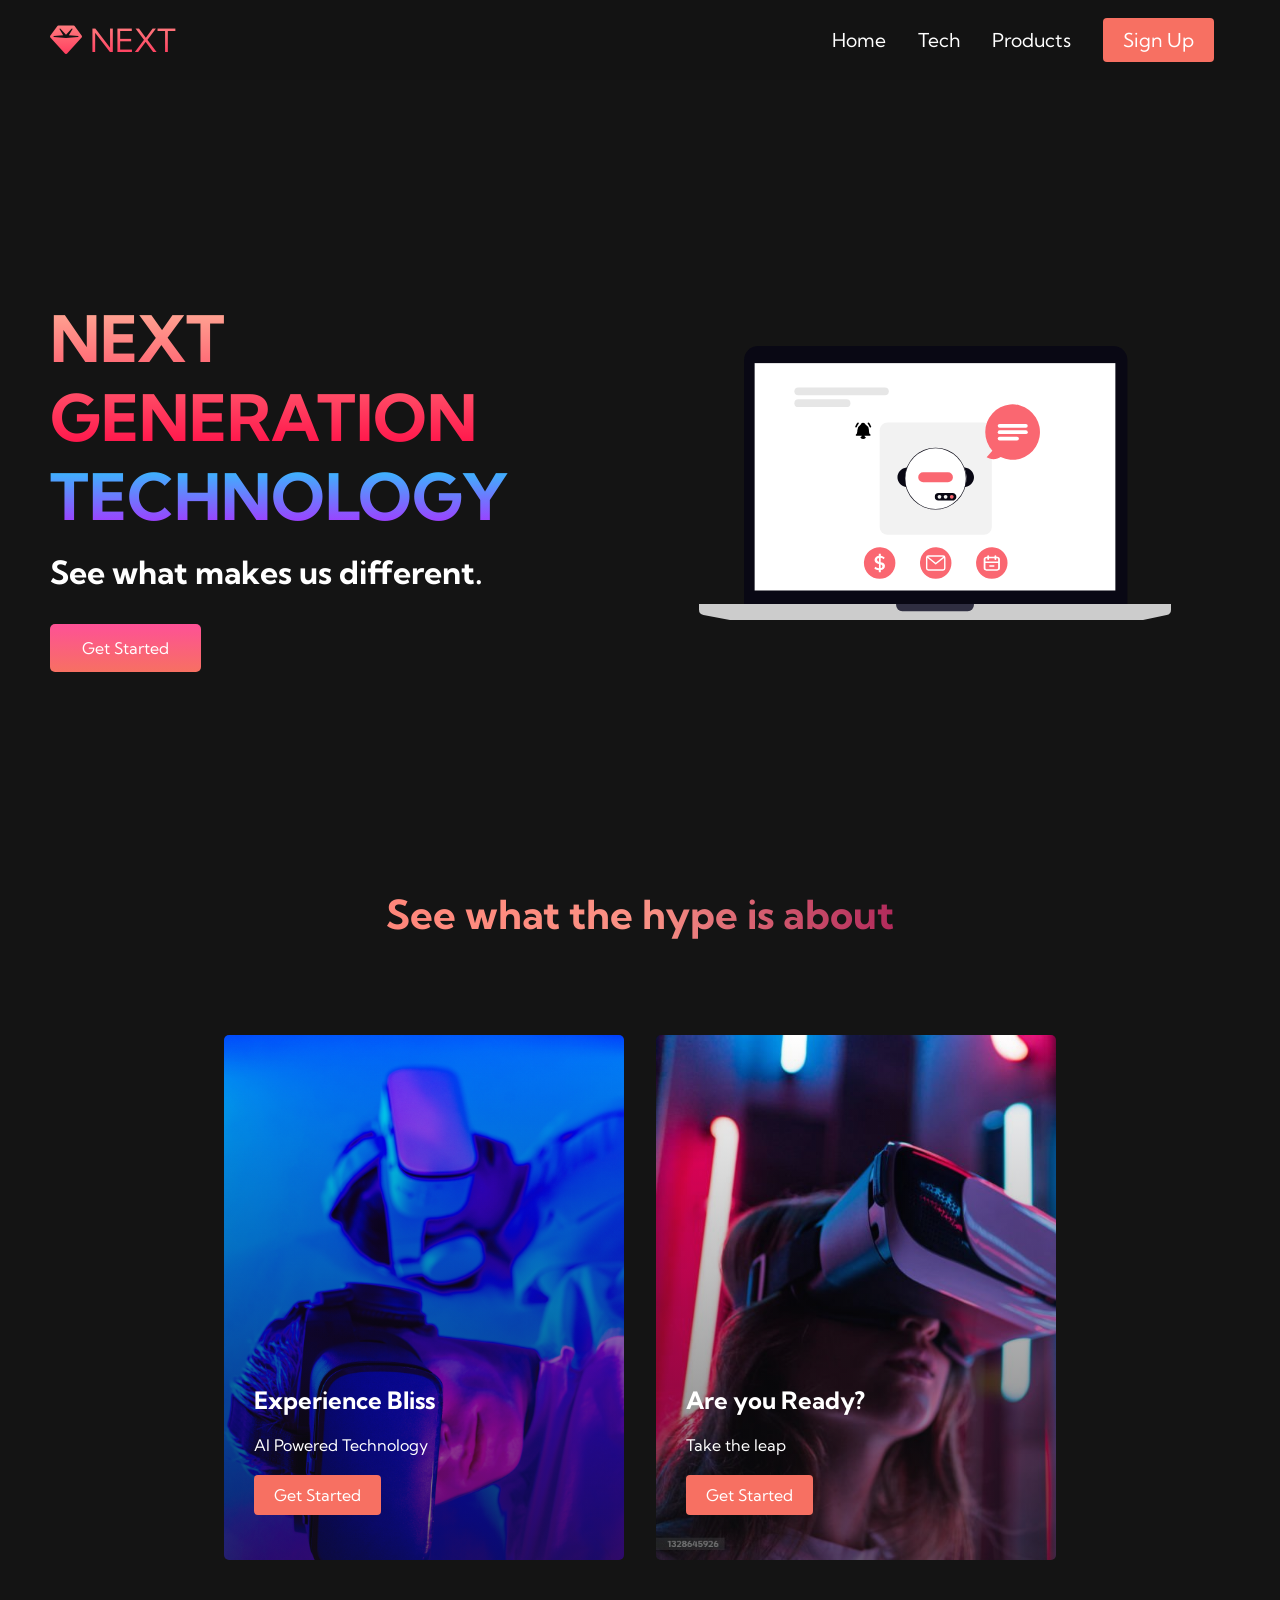
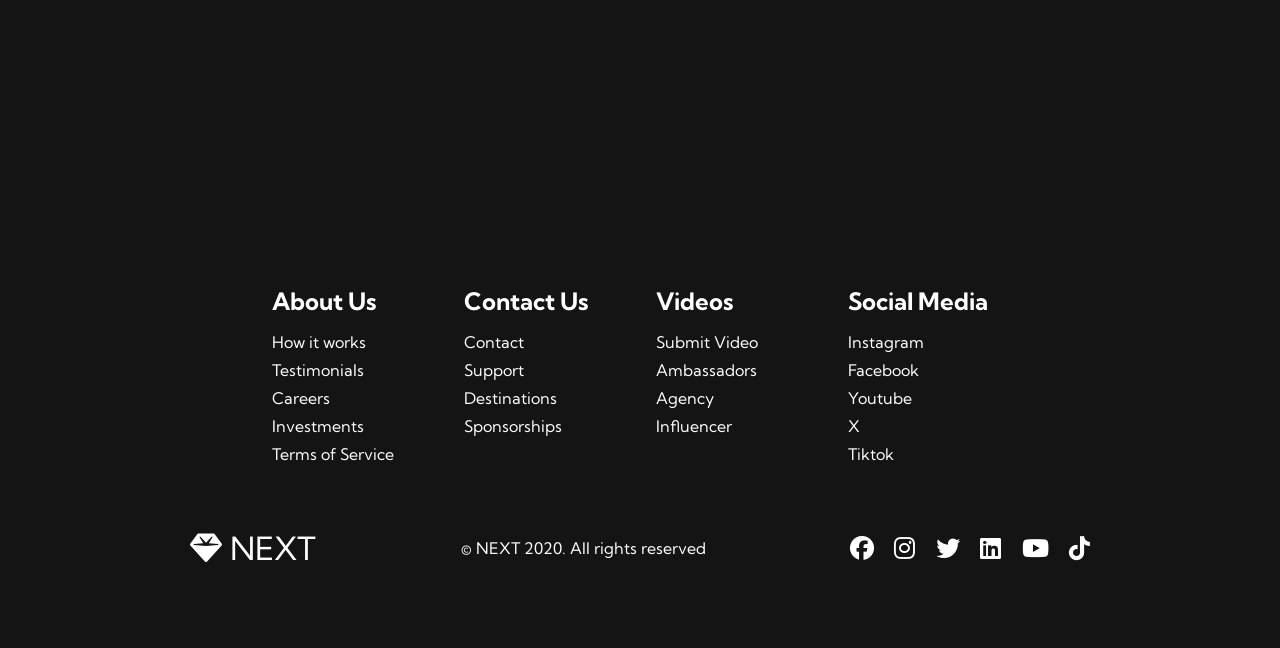
<file: index.html>
<!DOCTYPE html>
<html lang="en">
<head>
    <meta charset="UTF-8">
    <meta name="viewport" content="width=device-width, initial-scale=1.0">
    <title>Next-Tech</title>
    <link rel="stylesheet" href="./style.css">
    <link rel="stylesheet" href="https://cdnjs.cloudflare.com/ajax/libs/font-awesome/6.5.2/css/all.min.css">
    <link rel="preconnect" href="https://fonts.googleapis.com">
<link rel="preconnect" href="https://fonts.gstatic.com" crossorigin>
<link href="https://fonts.googleapis.com/css2?family=Bitcount+Ink:slnt,wght,YPN2@-2,100..900,-21&family=Black+Ops+One&family=Isometra&family=Kumbh+Sans:wght,YOPQ@100..900,300&family=Ruda:wght@400..900&display=swap" rel="stylesheet">
</head>
<body>
    <!-- Navbar section -->
    <nav class="navbar">
        <div class="navbar-container">
            <a href="#" id="navbar-logo"><i class="fas fa-gem"></i>NEXT</a>
            <div class="navbar-toggle" id="mobileMenu">
                <span class="bar"></span>
                <span class="bar"></span>
                <span class="bar"></span>
            </div>
            <ul class="navbar-menu">
                <li class="navbar-item">
                    <a href="#" class="navbar-links">Home</a>
                </li>
                <li class="navbar-item">
                    <a href="/tech.html" class="navbar-links">Tech</a>
                </li>
                <li class="navbar-item">
                    <a href="#" class="navbar-links">Products</a>
                </li>
                <li class="navbar-btn">
                    <a href="#" class="btn">Sign Up</a>
                </li>
            </ul>
        </div>
    </nav>

    <!-- Hero section -->
    <div class="main">
        <div class="main-container">
            <div class="main-content">
                <h1>NEXT GENERATION</h1>
                <h2>TECHNOLOGY</h2>
                <p>See what makes us different.</p>
                <button class="main-btn"><a href="#">Get Started</a></button>
            </div>
            <div class="main-img-container">
                <img src="images/pic1.svg" alt="pic" id="mainImg">
            </div>
        </div>
    </div>

    <!-- Services section -->
     <div class="services">
        <h1>See what the hype is about</h1>
        <div class="services-container">
            <div class="services-card">
                <h2>Experience Bliss</h2>
                <p>AI Powered Technology</p>
                <button>Get Started</button>
            </div>
            <div class="services-card">
                <h2>Are you Ready?</h2>
                <p>Take the leap</p>
                <button>Get Started</button>
            </div>
        </div>
     </div>

     <!-- Footer Section -->
     <div class="footer-container">
        <div class="footer-links">
            <div class="footer-link-wrapper">
                <div class="footer-link-items">
                    <h2>About Us</h2>
                    <a href="#">How it works</a>
                    <a href="#">Testimonials</a>
                    <a href="#">Careers</a>
                    <a href="#">Investments</a>
                    <a href="#">Terms of Service</a>
                </div>
                <div class="footer-link-items">
                    <h2>Contact Us</h2>
                    <a href="#">Contact</a>
                    <a href="#">Support</a>
                    <a href="#">Destinations</a>
                    <a href="#">Sponsorships</a>
                </div>
            </div>
            <div class="footer-link-wrapper">
                <div class="footer-link-items">
                    <h2>Videos</h2>
                    <a href="#">Submit Video</a>
                    <a href="#">Ambassadors</a>
                    <a href="#">Agency</a>
                    <a href="#">Influencer</a>
                </div>
                <div class="footer-link-items">
                    <h2>Social Media</h2>
                    <a href="#">Instagram</a>
                    <a href="#">Facebook</a>
                    <a href="#">Youtube</a>
                    <a href="#">X</a>
                    <a href="#">Tiktok</a>
                </div>
            </div>
        </div>
        <div class="social-media">
            <div class="social-media-wrap">
                <div class="footer-logo">
                    <a href="#" id="footerLogo"><i class="fas fa-gem"></i>NEXT</a>
                </div>
                <p class="website-rights">&copy; NEXT 2020. All rights reserved</p>
                <div class="social-icons">
                    <a href="#" class="social-icon-link" target="_blank"><i class="fab fa-facebook"></i></a>
                    <a href="#" class="social-icon-link" target="_blank"><i class="fab fa-instagram"></i></a>
                    <a href="#" class="social-icon-link" target="_blank"><i class="fab fa-twitter"></i></a>
                    <a href="#" class="social-icon-link" target="_blank"><i class="fab fa-linkedin"></i></a>
                    <a href="#" class="social-icon-link" target="_blank"><i class="fab fa-youtube"></i></a>
                    <a href="#" class="social-icon-link" target="_blank"><i class="fab fa-tiktok"></i></a>
                </div>
            </div>
        </div>
     </div>
    <script src="./main.js"></script>
</body>
</html>
</file>
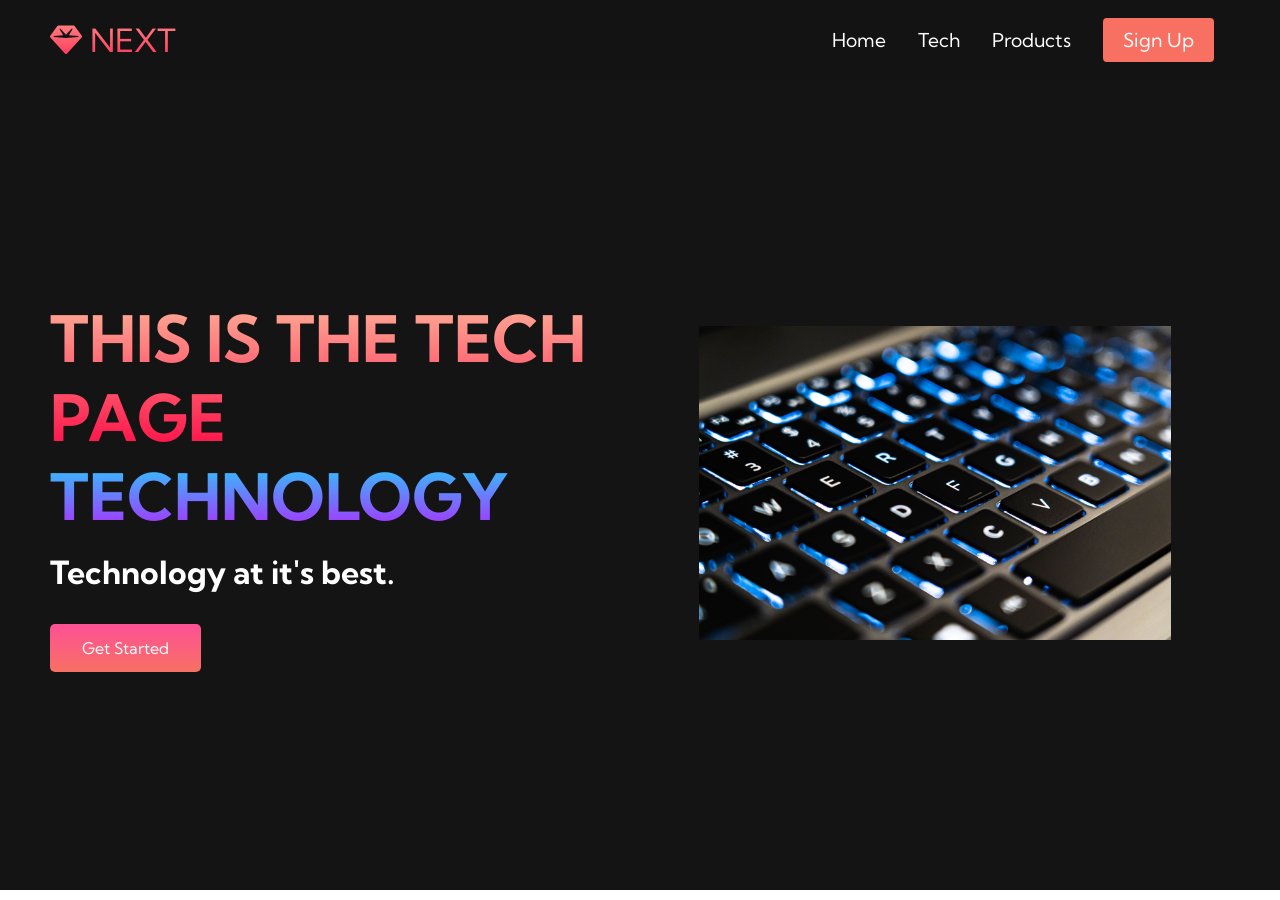
<file: tech.html>
<!DOCTYPE html>
<html lang="en">
<head>
    <meta charset="UTF-8">
    <meta name="viewport" content="width=device-width, initial-scale=1.0">
    <title>Peesonal project 1</title>
    <link rel="stylesheet" href="./style.css">
    <link rel="stylesheet" href="https://cdnjs.cloudflare.com/ajax/libs/font-awesome/6.5.2/css/all.min.css">
    <link rel="preconnect" href="https://fonts.googleapis.com">
<link rel="preconnect" href="https://fonts.gstatic.com" crossorigin>
<link href="https://fonts.googleapis.com/css2?family=Bitcount+Ink:slnt,wght,YPN2@-2,100..900,-21&family=Black+Ops+One&family=Isometra&family=Kumbh+Sans:wght,YOPQ@100..900,300&family=Ruda:wght@400..900&display=swap" rel="stylesheet">
</head>
<body>
    <!-- Navbar section -->
    <nav class="navbar">
        <div class="navbar-container">
            <a href="#" id="navbar-logo"><i class="fas fa-gem"></i>NEXT</a>
            <div class="navbar-toggle" id="mobileMenu">
                <span class="bar"></span>
                <span class="bar"></span>
                <span class="bar"></span>
            </div>
            <ul class="navbar-menu">
                <li class="navbar-item">
                    <a href="/index.html" class="navbar-links">Home</a>
                </li>
                <li class="navbar-item">
                    <a href="/tech.html" class="navbar-links">Tech</a>
                </li>
                <li class="navbar-item">
                    <a href="#" class="navbar-links">Products</a>
                </li>
                <li class="navbar-btn">
                    <a href="#" class="btn">Sign Up</a>
                </li>
            </ul>
        </div>
    </nav>

    <!-- Hero section -->
    <div class="main">
        <div class="main-container">
            <div class="main-content">
                <h1>THIS IS THE TECH PAGE</h1>
                <h2>TECHNOLOGY</h2>
                <p>Technology at it's best.</p>
                <button class="main-btn"><a href="#">Get Started</a></button>
            </div>
            <div class="main-img-container">
                <img src="images/keyboard.jpg" alt="pic" id="mainImg">
            </div>
        </div>
    </div>
    <script src="./main.js"></script>
</body>
</html>
</file>
<file: style.css>
* {
    box-sizing: border-box;
    margin: 0;
    padding: 0;
    font-family: 'Kumbh Sans', sans-serif;
}

.navbar {
    background: #131313;
    height: 80px;
    display: flex;
    justify-content: center;
    align-items: center;
    font-size: 1.2rem;
    position: sticky;
    top: 0;
    z-index: 999;
}

.navbar-container {
    display: flex;
    justify-content: space-between;
    height: 80px;
    z-index: 1;
    width: 100%;
    max-width: 1300px;
    margin: 0 auto;
    padding: 0 50px;
}

#navbar-logo {
    background-color: #ff8177;
    background-image: linear-gradient(to top, #ff0844 0%, #ffb199 100%);
    background-size: 100%;
    -webkit-background-clip: text;
    -moz-background-clip: text;
    -webkit-text-fill-color: transparent;
    -moz-text-fill-color: transparent;
    display: flex;
    align-items: center;
    cursor: pointer;
    text-decoration: none;
    font-size: 2rem;
}

.fa-gem {
    margin-right: 0.5rem;
}

.navbar-menu {
    display: flex;
    align-items: center;
    list-style: none;
    text-align: center;
}

.navbar-item {
    height: 80px;
}

.navbar-links{
    color: #fff;
    display: flex;
    align-items: center;
    justify-content: center;
    text-decoration: none;
    padding: 0 1rem;
    height: 100%;
}

.navbar-btn {
    display: flex;
    justify-content: center;
    align-items: center;
    padding: 0 1rem;
    width: 100%;
}

.btn {
    display: flex;
    justify-content: center;
    align-items: center;
    text-decoration: none;
    padding: 10px 20px;
    height: 100%;
    width: 100%;
    border: none;
    outline: none;
    border-radius: 4px;
    background: #f77062;
    color: #fff;
}

.btn:hover {
    background: #4837ff;
    transition: all 0.5s ease;
}

.navbar-links:hover {
    color: #f77062;
    transition: all 0.5s ease;
}

@media (max-width: 960px) {
    .navbar-container {
        display: flex;
        justify-content: space-between;
        height: 80px;
        z-index: 1;
        width: 100%;
        max-width: 1300px;
        padding: 0;
    }
    
    .navbar-menu {
        display: grid;
        grid-template-columns: auto;
        margin: 0;
        width: 100%;
        position: absolute;
        top: -1000px;
        opacity: 0;
        transition: all 0.1s ease;
        height: 50vh;
        z-index: -1;
        background: #131313;
    }

    .navbar-menu.active {
        background: #131313;
        top: 100%;
        opacity: 1;
        transition: all 0.5s ease;
        z-index: 99;
        height: 50vh;
        font-size: 1.6rem;
    }

    #navbar-logo {
        padding-left: 25px;
    }

    .navbar-toggle .bar {
        width: 25px;
        height: 3px;
        margin: 5px auto;
        transition: all 0.5s ease-in-out;
        background: #fff;
    }

    .navbar-item {
        width: 100%;
    }

    .navbar-links {
        text-align: center;
        padding: 2rem;
        width: 100%;
        display: table;
    }

    #mobileMenu {
        position: absolute;
        top: 20%;
        right: 5%;
        transform: translate(5%, 20%);
    }

    .navbar-btn {
        padding-bottom: 2rem;
    }

    .btn {
        display: flex;
        justify-content: center;
        align-items: center;
        width: 80%;
        height: 80px;
        margin: 0;
    }

    .navbar-toggle .bar {
        display: block;
        cursor: pointer;
    }

    #mobileMenu.is-active .bar:nth-child(2) {
        opacity: 0;
    }

    #mobileMenu.is-active .bar:nth-child(1) {
        transform: translateY(8px) rotate(45deg);
    }

    #mobileMenu.is-active .bar:nth-child(3) {
        transform: translateY(-8px) rotate(-45deg);
    }
}

/* Hero section css */
.main {
    background-color: #141414;
}

.main-container {
    display: grid;
    grid-template-columns: 1fr 1fr;
    align-items: center;
    justify-self: center;
    margin: 0 auto;
    height: 90vh;
    background-color: #141414;
    z-index: 1;
    width: 100%;
    max-width: 1300px;
    padding: 0 50px;
}

.main-content h1 {
    font-size: 4rem;
    background-color: #ff8177;
    background-image: linear-gradient(to top, #ff0844 0%, #ffb199 100%);
    background-size: 100%;
    -webkit-background-clip: text;
    -moz-background-clip: text;
    -webkit-text-fill-color: transparent;
    -moz-text-fill-color: transparent;
}

.main-content h2 {
    font-size: 4rem;
    background-color: #ff8177;
    background-image: linear-gradient(to top, #b721ff 0%, #21d4fd 100%);
    background-size: 100%;
    -webkit-background-clip: text;
    -moz-background-clip: text;
    -webkit-text-fill-color: transparent;
    -moz-text-fill-color: transparent;
}

.main-content p {
    margin-top: 1rem;
    font-size: 2rem;
    font-weight: 700;
    color: #fff;
}

.main-btn {
    font-size: 1rem;
    background-image: linear-gradient(to top, #f77062 0%, #fe5196 100%);
    padding: 14px 32px;
    border: none;
    border-radius: 5px;
    color: #fff;
    margin-top: 2rem;
    cursor: pointer;
    position: relative;
    transition: all 0.5s;
    outline: none;
}

.main-btn a {
    position: relative;
    z-index: 2;
    color: #fff;
    text-decoration: none;
}

.main-btn:after {
    position: absolute;
    content: '';
    top: 0;
    left: 0;
    width: 0;
    height: 100%;
    background: #4837ff;
    transition: all 0.5s;
    border-radius: 5px;
}

.main-btn:hover {
    color: #fff;
}

.main-btn:hover:after {
    width: 100%;
}

.main-img-container {
    text-align: center;
}

#mainImg {
    height: 80%;
    width: 80%;
}

/* Mobile Responsiveness */
@media (max-width: 768px) {
    .main-container {
        display: grid;
        grid-template-columns: auto;
        align-items: center;
        justify-self: center;
        width: 100%;
        margin: 0 auto;
        height: 90vh;
    }

    .main-content {
        text-align: center;
        margin-bottom: 4rem;
    }

    .main-content h1 {
        font-size: 2.5rem;
        margin-top: 2rem;
    }

    .main-content h2 {
        font-size: 3rem;
    }

    .main-content p {
        margin-top: 1rem;
        font-size: 1.5rem;
    }
}

@media (max-width: 480px) {
    .main-content h1 {
        font-size: 2rem;
        margin-top: 3rem;
    }

    .main-content h2 {
        font-size: 2rem;
    }

    .main-content p {
        margin-top: 2rem;
        font-size: 1.5rem;
    }

    .main-btn {
        pad: 12px 36px;
        margin: 2.5rem 0;
    }
}

/* Services section CSS */
.services {
    background: #141414;
    display: flex;
    flex-direction: column;
    align-items: center;
    height: 100vh;
}

.services h1 {
    background-color: #ff8177;
    background-image: linear-gradient(to right, 
    #ff8177 0%, 
    #ff867a 0%, 
    #ff8c7f 21%, 
    #f99185 52%, 
    #cf556c 78%, 
    #b12a5b 100%
    );
    background-size: 100%;
    margin-bottom: 5rem;
    font-size: 2.5rem;
    -webkit-background-clip: text;
    -moz-background-clip: text;
    -webkit-text-fill-color: transparent;
    -moz-text-fill-color: transparent;
}

.services-container {
    display: flex;
    justify-content: center;
    flex-wrap: wrap;
}

.services-card {
    margin: 1rem;
    height: 525px;
    width: 400px;
    border-radius: 5px;
    background-image: linear-gradient(to bottom, 
    rgba(0, 0, 0, 0) 0%, 
    rgba(17, 17, 17, 0.6) 100%), 
    url('/images/vr1.jpg');
    background-size: cover;
    position: relative;
    color: #fff;
}

.services-card:nth-child(2) {
    background-image: linear-gradient(to bottom, 
    rgba(0, 0, 0, 0) 0%, 
    rgba(17, 17, 17, 0.6) 100%), 
    url('/images/vr2.jpg');
}

.services h2 {
    position: absolute;
    top: 350px;
    left: 30px;
}

.services-card p {
    position: absolute;
    top: 400px;
    left: 30px;
}

.services-card button {
    color: #fff;
    padding: 10px 20px;
    border: none;
    outline: none;
    border-radius: 4px;
    background: #f77062;
    position: absolute;
    top: 440px;
    left: 30px;
    font-size: 1rem;
    cursor: pointer;
}

.services-card:hover {
    transform: scale(1.075);
    transition: all 0.1s ease;
    cursor: pointer;
}

@media (max-width:960px) {
    .services {
        height: 1600px;
    }

    .services h1 {
        font-size: 2rem;
        margin-top: 12rem;
    }
}

@media (max-width: 400px) {
    .services {
        height: 1400px;
    }

    .services h1 {
        font-size: 1.2rem;
    }

    .services-card {
        width: 300px;
    }
}

/* Footer css */
.footer-container {
    background-color: #141414;
    padding: 5rem 0;
    display: flex;
    flex-direction: column;
    justify-content: center;
    align-items: center;
}

#footerLogo {
    color: #fff;
    display: flex;
    align-items: center;
    cursor: pointer;
    text-decoration: none;
    font-size: 2rem;
}

.footer-links {
    width: 100%;
    max-width: 100px;
    display: flex;
    justify-content: center;
}

.footer-link-wrapper {
    display: flex;
}

.footer-link-items {
    display: flex;
    flex-direction: column;
    align-items: flex-start;
    margin: 16px;
    text-align: left;
    width: 160px;
    box-sizing: border-box;
}

.footer-link-items h2 {
    margin-bottom: 16px;
}

.footer-link-items > h2 {
    color: #fff;
}

.footer-link-items a {
    color: #fff;
    text-decoration: none;
    margin-bottom: 0.5rem;
}

.footer-link-items a:hover {
    color: #e9e9e9;
    transition: 0.3s ease-out;
}

/* social icons */
.social-icon-link {
    color: #fff;
    font-size: 24px;
}

.social-media {
    max-width: 1000px;
    width: 100%;
}

.social-media-wrap {
    display: flex;
    justify-content: space-between;
    align-items: center;
    width: 90%;
    max-width: 1000px;
    margin: 40px auto 0 auto;
}

.social-icons {
    display: flex;
    justify-content: space-between;
    align-items: center;
    width: 240px;
}

.social-logo {
    color: #fff;
    justify-self: flex-start;
    margin-left: 20px;
    cursor: pointer;
    text-decoration: none;
    font-size: 2rem;
    display: flex;
    align-items: center;
    margin-bottom: 16px;
}

.website-rights {
    color: #fff;
}

@media (max-width: 820px) {
    .footer-links {
        padding-top: 2rem;
    }

    #footerLogo {
        margin-bottom: 2rem;
    }

    .website-rights {
        margin-bottom: 2rem;
    }

    .footer-link-wrapper {
        flex-direction: column;
    }

    .social-media-wrap {
        flex-direction: column;
    }
}

@media (max-width: 480px) {
    .footer-link-items {
        margin: 0;
        padding: 10px;
        width: 100%;
    }
}
</file>
